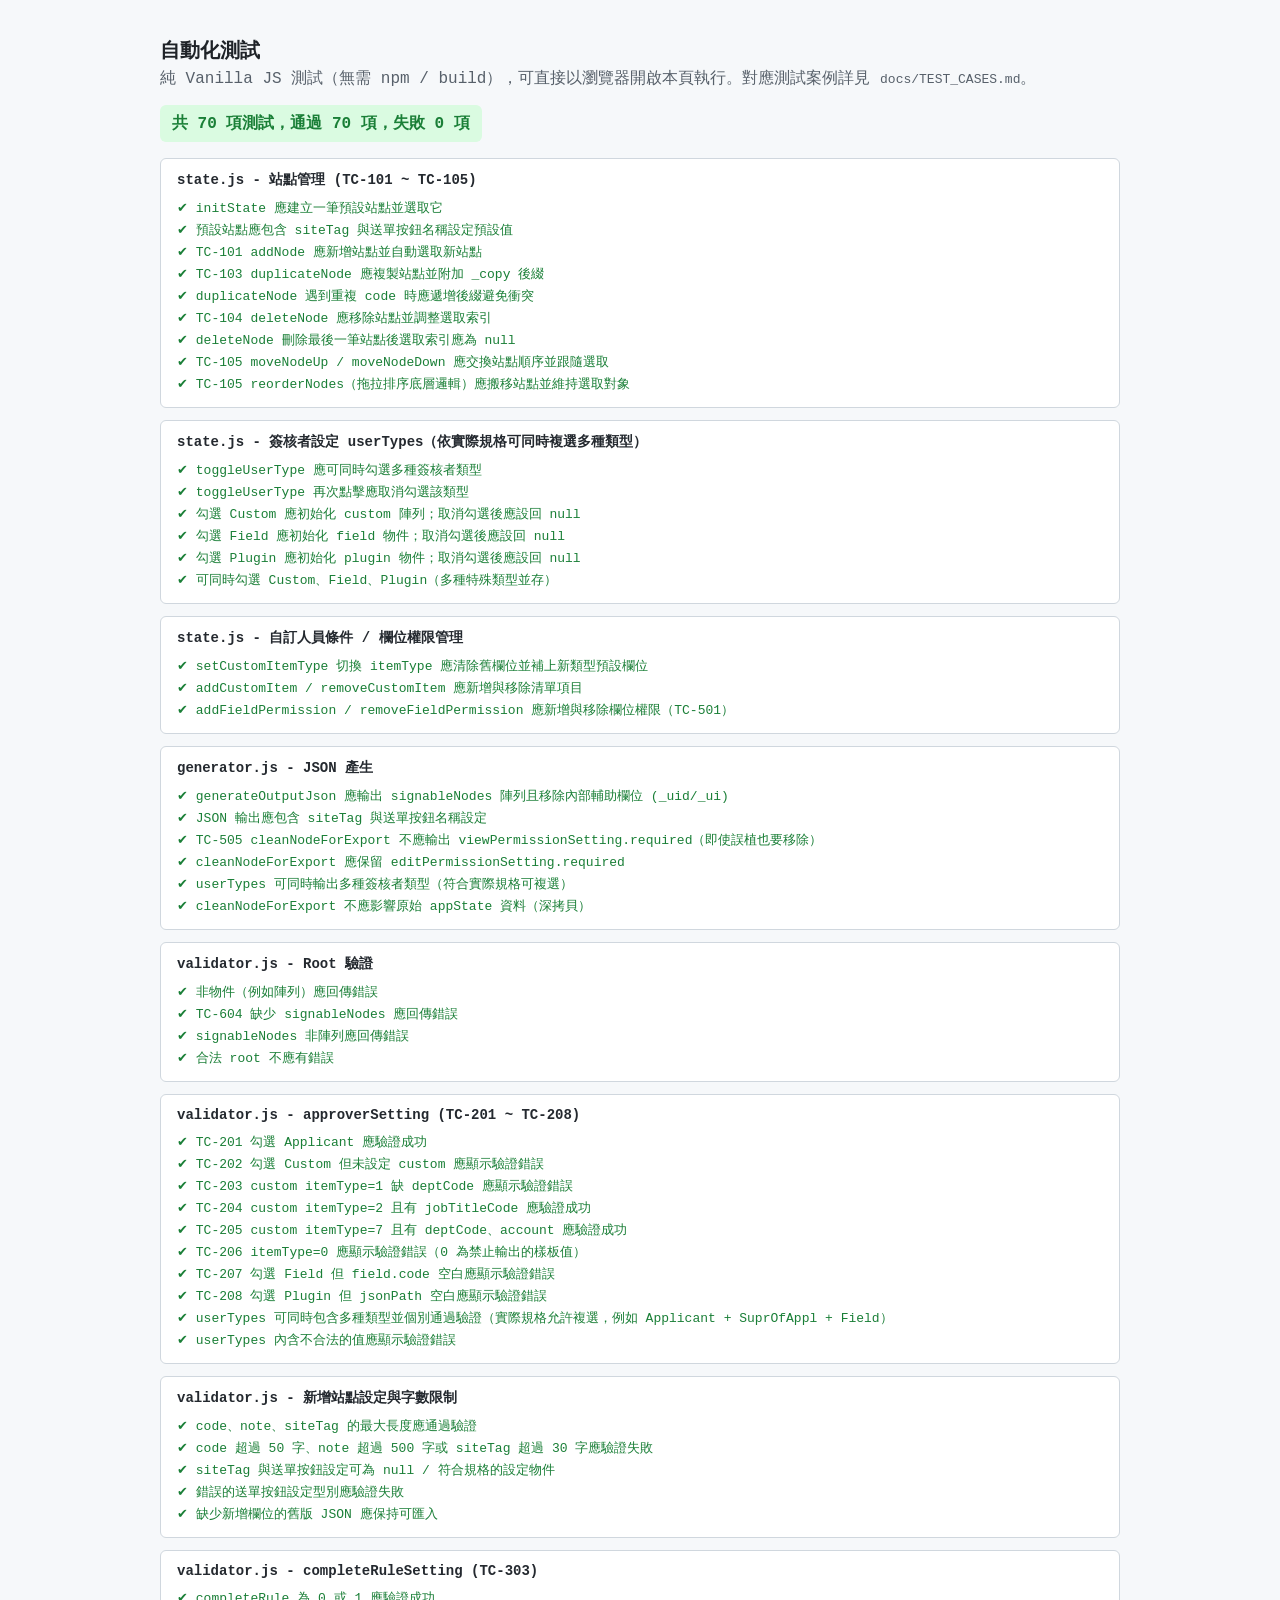
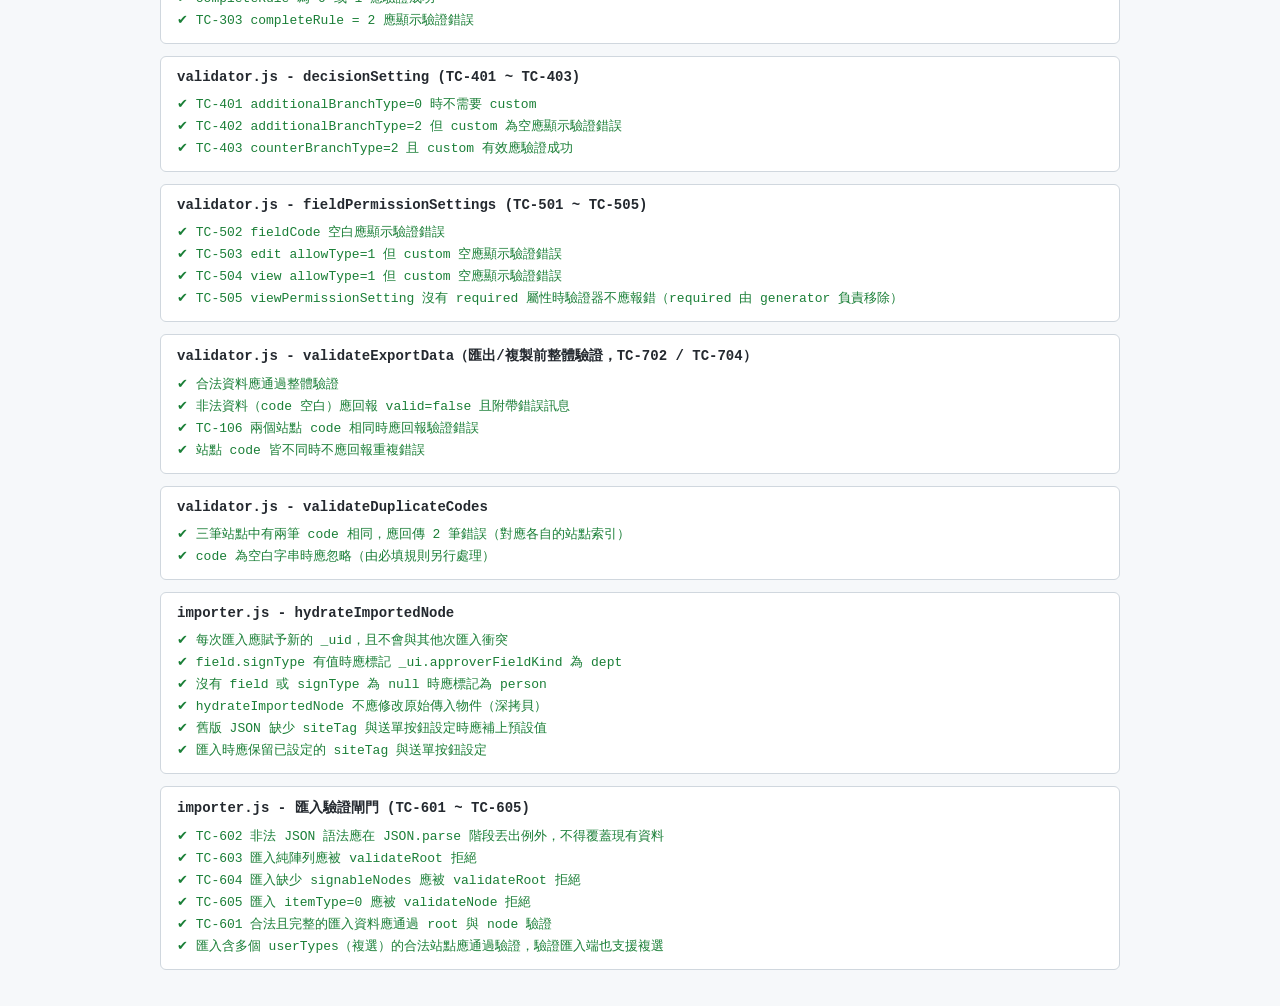
<file: tests.html>
<!DOCTYPE html>
<html lang="zh-Hant">
<head>
  <meta charset="UTF-8">
  <meta name="viewport" content="width=device-width, initial-scale=1.0">
  <title>自動化測試 - 外部簽核站點 JSON 產生器</title>
  <style>
    body {
      font-family: "Segoe UI", "Microsoft JhengHei", monospace;
      padding: 24px;
      max-width: 960px;
      margin: 0 auto;
      background: #f6f8fa;
      color: #1f2328;
    }
    h1 { font-size: 20px; margin-bottom: 4px; }
    p.desc { color: #57606a; margin-top: 0; }
    .summary {
      font-weight: bold;
      font-size: 16px;
      padding: 8px 12px;
      border-radius: 6px;
      margin-bottom: 16px;
      display: inline-block;
    }
    .summary.ok { color: #1a7f37; background: #dafbe1; }
    .summary.fail { color: #cf222e; background: #ffebe9; }
    .suite {
      background: #fff;
      border: 1px solid #d0d7de;
      border-radius: 6px;
      padding: 12px 16px;
      margin-bottom: 12px;
    }
    .suite h2 { margin: 0 0 8px; font-size: 14px; color: #24292f; }
    ul { list-style: none; padding-left: 0; margin: 0; }
    li { padding: 2px 0; font-size: 13px; }
    .test-pass { color: #1a7f37; }
    .test-fail { color: #cf222e; }
    .error-detail { margin: 2px 0 4px 20px; color: #cf222e; font-size: 12px; }
  </style>
</head>
<body>
  <h1>自動化測試</h1>
  <p class="desc">純 Vanilla JS 測試（無需 npm / build），可直接以瀏覽器開啟本頁執行。對應測試案例詳見 <code>docs/TEST_CASES.md</code>。</p>
  <div id="summary" class="summary">執行中...</div>
  <div id="results"></div>

  <!-- 應用程式邏輯（僅載入測試需要用到、與 DOM 無關的純邏輯模組） -->
  <script src="js/constants.js"></script>
  <script src="js/state.js"></script>
  <script src="js/generator.js"></script>
  <script src="js/validator.js"></script>
  <script src="js/importer.js"></script>

  <!-- 測試框架 -->
  <script src="js/tests/test-framework.js"></script>

  <!-- 測試規格 -->
  <script src="js/tests/state.test.js"></script>
  <script src="js/tests/generator.test.js"></script>
  <script src="js/tests/validator.test.js"></script>
  <script src="js/tests/importer.test.js"></script>

  <!-- 執行並渲染結果 -->
  <script src="js/tests/run-tests.js"></script>
</body>
</html>
</file>
